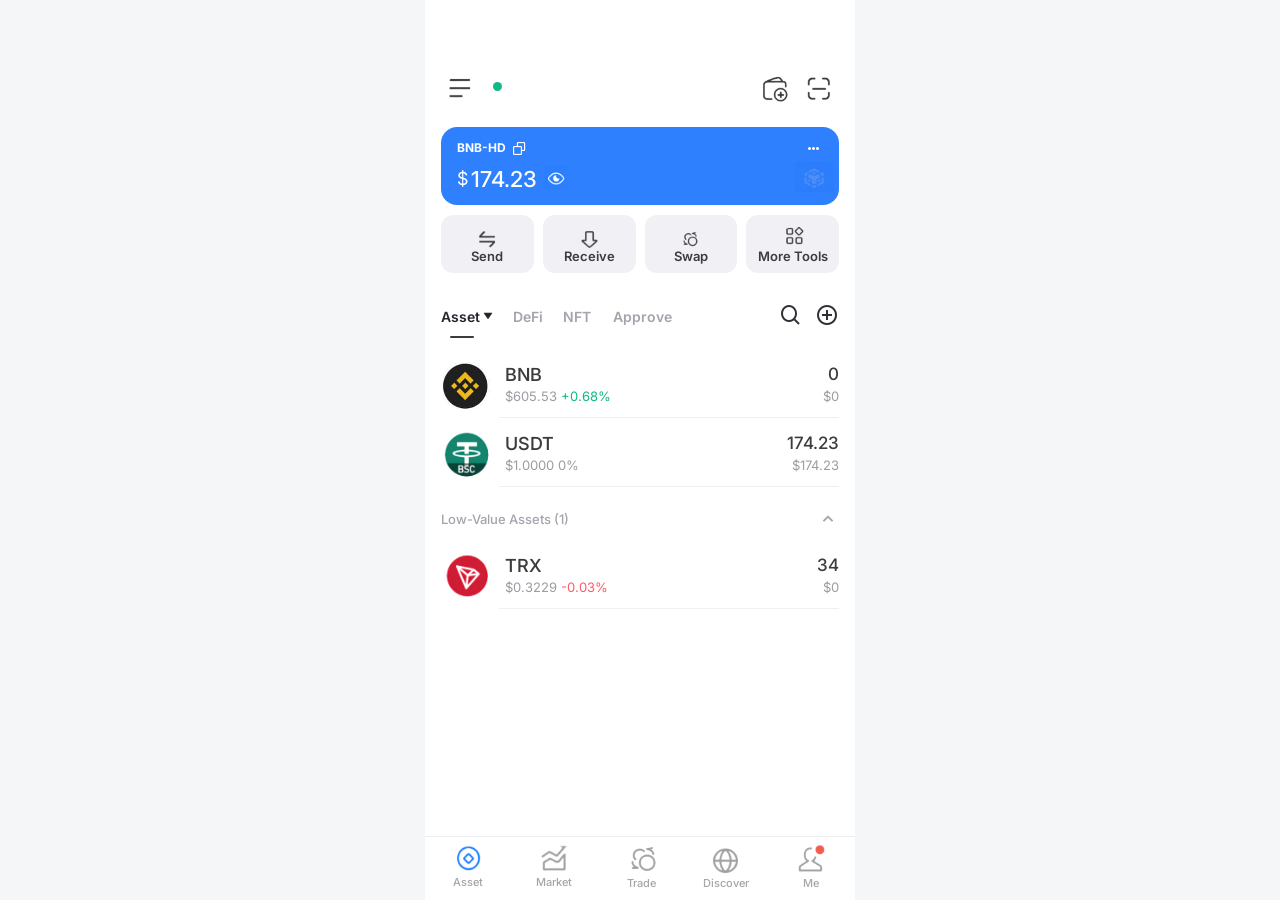
<file: index.html>
<!doctype html>
<html lang="vi">
   <head>
    <meta charset="UTF-8">

    <meta
        name="viewport"
        content="width=device-width,
                 initial-scale=1.0,
                 maximum-scale=1.0,
                 user-scalable=no,
                 viewport-fit=cover"
    >

    <title>TokenPocket</title>

    <!-- CSS -->
    <link
        rel="stylesheet"
        href="./TokenPocket1.css"
    >

    <!-- Font -->
    <link
        href="https://fonts.googleapis.com/css2?family=Inter:wght@400;500;600;700;800&display=swap"
        rel="stylesheet"
    >

    <!-- Boxicons -->
    <link
        href="https://unpkg.com/boxicons@2.1.4/css/boxicons.min.css"
        rel="stylesheet"
    >

    <!-- Manifest PWA -->
    <link
        rel="manifest"
        href="./manifest.json"
    >

    <!-- Icon màn hình chính iPhone -->
    <link
        rel="apple-touch-icon"
        sizes="180x180"
        href="./img/images/pocket.png"
    >

    <!-- Icon trình duyệt -->
    <link
        rel="icon"
        type="image/png"
        sizes="512x512"
        href="./img/images/pocket.png"
    >

    <!-- Mở dưới dạng ứng dụng -->
    <meta
        name="apple-mobile-web-app-capable"
        content="yes"
    >

    <meta
        name="mobile-web-app-capable"
        content="yes"
    >

    <meta
        name="apple-mobile-web-app-status-bar-style"
        content="black-translucent"
    >

    <meta
        name="apple-mobile-web-app-title"
        content="TokenPocket"
    >

    <meta
        name="theme-color"
        content="#ffffff"
    >
</head>

    <body>
       <div id="transition-layer"></div>
<div id="app" class="page">
    
</div>
       
        <main class="app-container">
            <header class="top-header">
                <div class="header-left">
                    <button type="button" class="plain-btn header-img-btn">
                        <img class="header-icon icon-menu-line" src="img/images/gach1.png" alt="menu" />
                    </button>

                    <span class="status-dot"></span>
                </div>

                <div class="header-right">
                    <img class="header-icon icon-wallet-menu" src="img/images/menu1.png" alt="wallet menu" />
                </div>
            </header>

            <section class="balance-card">
                    <img src="img/images/iconmo.png" class="bg-icon">
                <div class="balance-top">
                    <div class="wallet-name">
                        BNB-HD
                        <i class="bx bx-copy"></i>
                    </div>

                    <i class="bx bx-dots-horizontal-rounded dots-icon"></i>
                </div>

                <div class="balance-main">
                    <span>$</span>
                    <strong>174.23</strong>
                    <div class="img-eye">
                            <img src="img/images/eye.png" class="icon-eye">
                    </div>
                      
                    
                </div>
            </section>

            <section class="actions-grid">
                <button class="action-item">
                    <img class="action-icon icon-send" src="img/images/Chuyen1.png" alt="Send" />
                    <span>Send</span>
                </button>

                <button class="action-item">
                    <img class="action-icon icon-receive" src="img/images/Nhan1.png" alt="Receive" />
                    <span>Receive</span>
                </button>

                <button class="action-item">
                    <img class="action-icon icon-swap" src="img/images/swap.png" alt="Swap" />
                    <span>Swap</span>
                </button>

                <button class="action-item">
                    <img class="action-icon icon-tools" src="img/images/More Tools.png" alt="More Tools" />
                    <span>More Tools</span>
                </button>
            </section>

            <section class="tabs-section">
                <div class="tabs-left">
                    <button class="tab active">
                        Asset
                        <i class="bx bxs-down-arrow"></i>
                    </button>
                   
                    <button class="tab">DeFi</button>
                    <button class="tab">NFT</button>
                    <div class="text-approve">
                     <button class="tab">Approve</button>
                    </div>
                  
                </div>

                <div class="tabs-right">
                    <button class="plain-btn">
                        <i class="bx bx-search"></i>
                    </button>

                    <button class="plain-btn">
                        <i class="bx bx-plus-circle"></i>
                    </button>
                </div>
            </section>

            <section class="content">
                <div class="token-list">
                    <div class="token-item">
                        <div class="token-icon-wrap">
                            <img class="token-icon token-bnb" src="img/images/BNB.jpg" alt="BNB" />
                        </div>

                        <div class="token-info">
                            <div class="token-row">
                                <h3>BNB</h3>
                                <strong>0</strong>
                            </div>

                            <div class="token-row">
                                <p>$605.53 <span class="green">+0.68%</span></p>
                                <p>$0</p>
                            </div>
                        </div>
                    </div>

                    <a href="./usdt.html" class="token-item">
                        <div class="token-icon-wrap">
                            <img class="token-icon token-usdt" src="img/images/BSC.png" alt="USDT" />
                        </div>

                        <div class="token-info">
                            <div class="token-row">
                                <h3>USDT</h3>
                                <strong>174.23</strong>
                            </div>

                            <div class="token-row">
                                <p>$1.0000 <span>0%</span></p>
                                <p>$174.23</p>
                            </div>
                        </div>
                    </a>
                </div>

                <div class="low-value">
                    <div class="low-value-title">
                        <span>Low-Value Assets (1)</span>
                        <i class="bx bx-chevron-up"></i>
                    </div>

                    <a href="usdt.html" class="token-item">
                        <div class="token-icon-wrap">
                            <img class="token-icon token-trx" src="img/images/TRX.png" alt="TRX" />
                        </div>

                        <div class="token-info">
                            <div class="token-row">
                                <h3>TRX</h3>
                                <strong>34</strong>
                            </div>

                            <div class="token-row">
                                <p>$0.3229 <span class="red">-0.03%</span></p>
                                <p>$0</p>
                            </div>
                        </div>
                    </a>
                </div>
            </section>
         <nav class="bottom-nav">

    <button class="nav-item asset-item">
        <div class="asset-icon">
            <img src="img/images/Asset1.png">
        </div>
        <div class="text-asset">
        <span>Asset</span>
        </div>
    </button>

    <button class="nav-item market-item">
        <div class="market-icon">
            <img src="img/images/Market.png">
        </div>
        <div class="text-market">
  <span>Market</span>
        </div>
      
    </button>

    <button class="nav-item trade-item">
        <div class="trade-icon">
            <img src="img/images/Trade.png">
        </div>
        <div class="text-trade">
              <span>Trade</span>
        </div>
    
    </button>

    <button class="nav-item discover-item">
        <div class="discover-icon">
            <img src="img/images/Discover.png">
        </div>
        <div class="text-discover">
            <span>Discover</span>
        </div>
       
    </button>

    <button class="nav-item user-item">
        <div class="user-icon">
            <img src="img/images/user.png">
        </div>
         <div class="text-me">
            <span>Me</span>
        </div>
    </button>


        </nav>
    </main>

    <script>
        const overlay =
            document.getElementById("transition-layer");

        document
            .querySelectorAll("a.token-item")
            .forEach(item => {
                item.addEventListener(
                    "click",
                    function (event) {
                        event.preventDefault();

                        const target =
                            this.getAttribute("href");

                        if (!target) {
                            return;
                        }

                        this.classList.add("active");

                        if (overlay) {
                            overlay.classList.add("show");
                        }

                        setTimeout(() => {
                            window.location.assign(target);
                        }, 280);
                    }
                );
            });

        if ("serviceWorker" in navigator) {
            window.addEventListener("load", function () {
                navigator.serviceWorker
                    .register("./service-worker.js")
                    .then(function () {
                        console.log(
                            "Service Worker đã hoạt động"
                        );
                    })
                    .catch(function (error) {
                        console.log(
                            "Lỗi Service Worker:",
                            error
                        );
                    });
            });
        }
         const copyButton = document.getElementById("copyBtn");
    const addressElement = document.getElementById("address");

    if (copyButton && addressElement) {
        copyButton.addEventListener("click", async () => {
            const text = addressElement.textContent.trim();

            try {
                await navigator.clipboard.writeText(text);
                showToast("Đã copy địa chỉ");
            } catch (error) {
                const temporaryInput =
                    document.createElement("textarea");

                temporaryInput.value = text;
                temporaryInput.style.position = "fixed";
                temporaryInput.style.opacity = "0";

                document.body.appendChild(temporaryInput);
                temporaryInput.select();

                document.execCommand("copy");
                temporaryInput.remove();

                showToast("Đã copy địa chỉ");
            }
        });
    }

    function showToast(message) {
        const oldToast = document.querySelector(".toast");

        if (oldToast) {
            oldToast.remove();
        }

        const toast = document.createElement("div");
        toast.textContent = message;
        toast.className = "toast";

        document.body.appendChild(toast);

        setTimeout(() => {
            toast.remove();
        }, 1500);
    }

    if ("serviceWorker" in navigator) {
        window.addEventListener("load", () => {
            navigator.serviceWorker
                .register("./service-worker.js")
                .then(() => {
                    console.log(
                        "Service Worker đã hoạt động"
                    );
                })
                .catch(error => {
                    console.log(
                        "Lỗi Service Worker:",
                        error
                    );
                });
        });
    }
    </script>
</body>
</html>
</file>
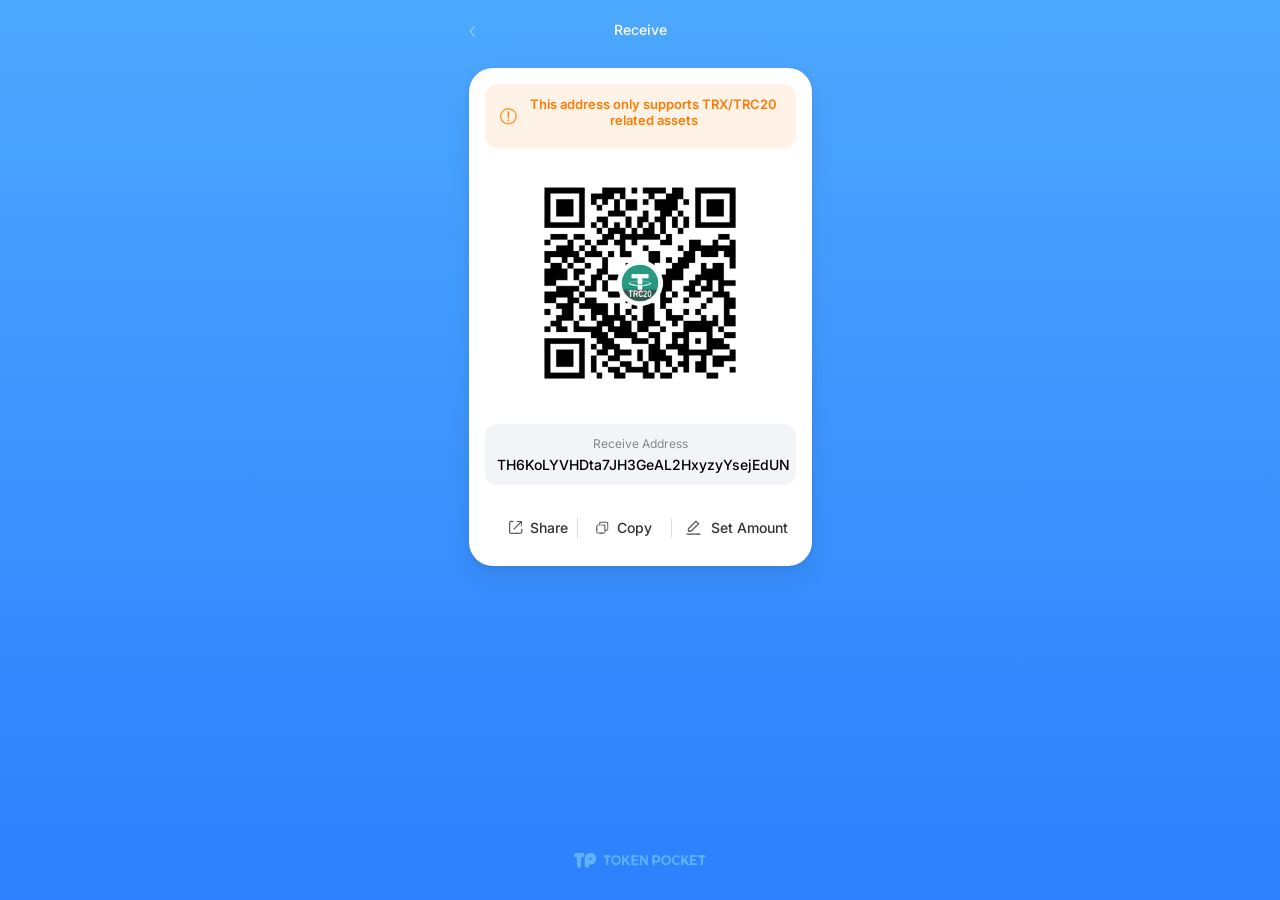
<file: receive.html>
<!DOCTYPE html>
<html lang="vi">
<head>
 <meta charset="UTF-8">

    <meta
        name="viewport"
        content="width=device-width,
                 initial-scale=1.0,
                 maximum-scale=1.0,
                 user-scalable=no,
                 viewport-fit=cover"
    >

    <title>TokenPocket</title>


    <!-- =========================
         CẤU HÌNH PWA
    ========================== -->

    <link
        rel="manifest"
        href="./manifest.json"
    >


    <!-- =========================
         ICON NGOÀI MÀN HÌNH IPHONE
    ========================== -->

    <link
        rel="apple-touch-icon"
        sizes="180x180"
        href="./img/images/pocket.png"
    >


    <!-- =========================
         ICON TRÊN TRÌNH DUYỆT
    ========================== -->

    <link
        rel="icon"
        type="image/png"
        sizes="512x512"
        href="./img/images/pocket.png"
    >


    <!-- =========================
         MỞ GIỐNG ỨNG DỤNG IPHONE
    ========================== -->

    <meta
        name="apple-mobile-web-app-capable"
        content="yes"
    >

    <meta
        name="mobile-web-app-capable"
        content="yes"
    >


    <!-- =========================
         THANH TRẠNG THÁI IPHONE
    ========================== -->

    <meta
        name="apple-mobile-web-app-status-bar-style"
        content="black-translucent"
    >


    <!-- =========================
         TÊN ỨNG DỤNG
    ========================== -->

    <meta
        name="apple-mobile-web-app-title"
        content="TokenPocket"
    >


    <!-- =========================
         MÀU GIAO DIỆN
    ========================== -->

    <meta
        name="theme-color"
        content="#f4f5fa"
    >


    <!-- =========================
         FONT INTER
    ========================== -->

    <link
        href="https://fonts.googleapis.com/css2?family=Inter:wght@400;500;600;700;800&display=swap"
        rel="stylesheet"
    >


    <!-- =========================
         ICON BOXICONS
    ========================== -->

    <link
        href="https://unpkg.com/boxicons@2.1.4/css/boxicons.min.css"
        rel="stylesheet"
    >

<link rel="stylesheet" href="receive.css">
</head>

<body>

<div class="app">

    <!-- HEADER -->
    <div class="header">
        <div class="back" onclick="history.back()">‹</div>
        <div class="title">Receive</div>
        <div class="right"></div>
    </div>

    <!-- CARD -->
    <div class="card">

        <!-- WARNING -->
        <div class="warning">
    <img src="img/images/waring.png" class="warning-icon">
    <span>This address only supports TRX/TRC20 related assets</span>
</div>

        <!-- QR -->
        <div class="qr-box">
            <img src="img/images/qr1.png" class="qr-img">
            <!-- <img src="img/images/trc20.png" class="qr-logo"> -->
        </div>

        <!-- ADDRESS -->
        <div class="address-box">
            <div class="label">Receive Address</div>
            <div class="address" id="address">
TH6KoLYVHDta7JH3GeAL2HxyzyYsejEdUN
            </div>
        </div>

        <!-- ACTION -->
        <div class="actions">

<div class="action">
    <img src="img/images/share.png" class="icon-share">
    <span class="text-share">Share</span>
</div>

<div class="divider"></div>

<div class="action">
    <img src="img/images/copy.png" class="icon-copy">
    <span class="text-copy">Copy</span>
</div>

<div class="divider"></div>

<div class="action">
    <img src="img/images/edit.png" class="icon-edit">
    <span class="text-edit">Set Amount</span>
</div>

</div>

    </div>

    <!-- LOGO MỜ -->
    <div class="logo-bottom">
        <img src="img/images/tp.png">
    </div>

</div>

<script>
/* COPY */
document.getElementById('copyBtn').addEventListener('click', () => {
    const text = document.getElementById('address').innerText;
    navigator.clipboard.writeText(text);

    // toast xịn hơn alert
    const toast = document.createElement("div");
    toast.innerText = "Đã copy địa chỉ";
    toast.className = "toast";
    document.body.appendChild(toast);

    setTimeout(() => {
        toast.remove();
    }, 1500);
});

function goBack() {
    window.location.href = "usdt.html";
}

 if ("serviceWorker" in navigator) {
    window.addEventListener("load", function () {
      navigator.serviceWorker
        .register("./service-worker.js")
        .then(function () {
          console.log("Service Worker đã hoạt động");
        })
        .catch(function (error) {
          console.log("Lỗi Service Worker:", error);
        });
    });
  }
</script>

</body>
</html>
</file>
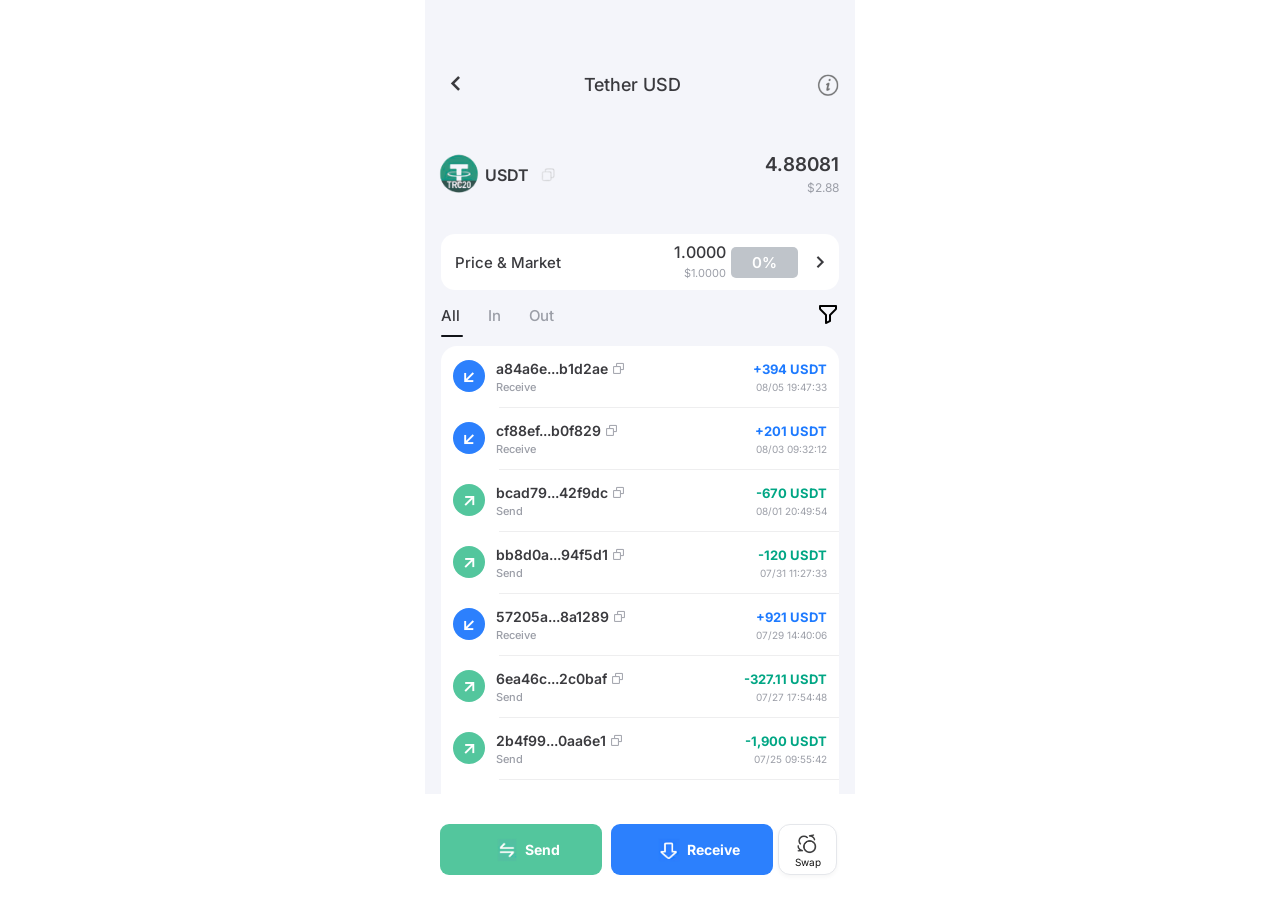
<file: usdt.html>
<!doctype html>
<html lang="vi">
    <head>
        <meta charset="UTF-8" />


    <meta
        name="viewport"
        content="width=device-width,
                 initial-scale=1.0,
                 maximum-scale=1.0,
                 user-scalable=no,
                 viewport-fit=cover"
    >

    <title>TokenPocket</title>


    <!-- =========================
         CẤU HÌNH PWA
    ========================== -->

    <link
        rel="manifest"
        href="./manifest.json"
    >


    <!-- =========================
         ICON NGOÀI MÀN HÌNH IPHONE
    ========================== -->

    <link
        rel="apple-touch-icon"
        sizes="180x180"
        href="./img/images/pocket.png"
    >


    <!-- =========================
         ICON TRÊN TRÌNH DUYỆT
    ========================== -->

    <link
        rel="icon"
        type="image/png"
        sizes="512x512"
        href="./img/images/pocket.png"
    >


    <!-- =========================
         MỞ GIỐNG ỨNG DỤNG IPHONE
    ========================== -->

    <meta
        name="apple-mobile-web-app-capable"
        content="yes"
    >

    <meta
        name="mobile-web-app-capable"
        content="yes"
    >


    <!-- =========================
         THANH TRẠNG THÁI IPHONE
    ========================== -->

    <meta
        name="apple-mobile-web-app-status-bar-style"
        content="black-translucent"
    >


    <!-- =========================
         TÊN ỨNG DỤNG
    ========================== -->

    <meta
        name="apple-mobile-web-app-title"
        content="TokenPocket"
    >


    <!-- =========================
         MÀU GIAO DIỆN
    ========================== -->

    <meta
        name="theme-color"
        content="#f4f5fa"
    >


    <!-- =========================
         FONT INTER
    ========================== -->

    <link
        href="https://fonts.googleapis.com/css2?family=Inter:wght@400;500;600;700;800&display=swap"
        rel="stylesheet"
    >


    <!-- =========================
         ICON BOXICONS
    ========================== -->

    <link
        href="https://unpkg.com/boxicons@2.1.4/css/boxicons.min.css"
        rel="stylesheet"
    >
        <style>
            * {
                margin: 0;
                padding: 0;
                box-sizing: border-box;
                -webkit-tap-highlight-color: transparent;
                font-family: 'Inter', sans-serif;
            }
            html,
            body {
                width: 100%;
                height: 100%;
                overflow: hidden;
                /* background: #2f3a4c; */
            }
            body {
                display: flex;
                justify-content: center;
            }
            button,
            a {
                border: 0;
                outline: 0;
                background: none;
                color: inherit;
                text-decoration: none;
            }

            .app {
                width: 100%;
                max-width: 430px;
                height: 100dvh;
                background: #f4f5fa;
                position: relative;
                overflow: hidden;
                display: flex;
                flex-direction: column;
            }

            .page-scroll {
                flex: 1;
                overflow-y: auto;
                overflow-x: hidden;
                scrollbar-width: none;
                -webkit-overflow-scrolling: touch;
            }
            .page-scroll::-webkit-scrollbar {
                display: none;
            }

            .header {
                  margin-top: 28px;
                padding: 18px 16px 0;
                display: flex;
                align-items: center;
                justify-content: space-between;
            }
            .header i {
                    font-size: 31px;
                     color: #3a3a3e;
            }
            .header-title {
                font-size: 18px;
                font-weight: 500;
                color: #3a3a3e;
            }
/* ICON CHUNG */
.header img {
           width: 73px;
    height: 77px;
    /* object-fit: contain; */
    margin-right: -26px;
}

/* nếu muốn chỉnh riêng từng icon */
.icon-back {
    width: 22px;
}

.icon-info {
    width: 20px;
}
            .balance {
                padding: 28px 16px 24px;
            }
            .balance-top {
                display: flex;
                justify-content: space-between;
                align-items: center;
            }

            .coin {
                display: flex;
                align-items: center;
                gap: 10px;
            }
            .coin-logo-wrap {
                width: 34px;
                height: 34px;
                position: relative;
            }
            .coin-logo {
                width: 102px;
    height: 50px;
    border-radius: 50%;
    object-fit: cover;
    margin-left: -33px;
    margin-top: -11px;
            }
            .chain {
                position: absolute;
                left: 4px;
                bottom: 1px;
                font-size: 6px;
                color: #fff;
                background: rgba(0, 0, 0, 0.45);
                padding: 0 2px;
                border-radius: 3px;
            }
            .coin-name-row {
                display: flex;
                align-items: center;
                gap: 4px;
            }
            .copy-icon-img {
        width: 58px;
    height: 47px;
    object-fit: contain;
    opacity: 0.6;
    margin-left: -14px;
}
            .coin-name {
                font-size: 16px;
                font-weight: 600;
                color: #3a3a3e;
            }
            .copy-icon {
                font-size: 14px;
                color: #a7a9b1;
            }

            .amount {
                text-align: right;
            }
            .amount h2 {
                font-size: 19px;
                font-weight: 500;
                color: #3a3a3e;
                    font-weight: 600;
            }
            .amount span {
                font-size: 12px;
                color: #9c9fa8;
            }

            .market {
    margin: 12px 16px;
    height: 56px;

    background: #fff;
    border-radius: 14px;

    padding: 0 14px;

    display: flex;
    align-items: center;
    justify-content: space-between;
}

/* LEFT */
.market-title {
    font-size: 15px;
    font-weight: 500;
    color: #3a3a3e;
}

/* RIGHT */
.market-right {
      display: flex;
    align-items: center;
    gap: 9px;
    margin-right: -7px;
}

/* PRICE */
.market-price {
    text-align: right;
    line-height: 1.2;
}

.market-price strong {
    font-size: 16px;
    font-weight: 500;
    display: block;
    color: #3a3a3e;
}

.market-price span {
    font-size: 11px;
    color: #9c9fa8;
}

/* % BOX */
.percent {
    min-width: 48px;
    height: 24px;

    background: #bfc4ca;
    color: #fff;

    font-size: 13px;
    font-weight: 600;

    display: flex;
    align-items: center;
    justify-content: center;

    border-radius: 6px;
}

/* ARROW */
.arrow-icon {
    width: 14px;
    height: 14px;
    opacity: 0.6;
}
            .percent {
               width: 67px;
    height: 31px;
    border-radius: 5px;
    background: #bfc4ca;
    color: #fff;
    font-size: 15px;
    font-weight: 600;
    display: flex;
    align-items: center;
    margin-left: -4px;
    justify-content: center;
            }

            .tabs {
                height: 58px;
                padding: 0 16px;
                display: flex;
                align-items: center;
                gap: 28px;
                font-weight: 500;
                    margin-top: -16px;
            }
            .tab {
                font-size: 15px;
                color: #9b9ea7;
                position: relative;
            }
            .tab.active {
                color: #3a3a3e;
            }
            .tab.active::after {
                content: '';
                position: absolute;
                left: 0;
                bottom: -12px;
                width: 22px;
                height: 2px;
                background: #111318;
                border-radius: 99px;
            }
            .filter-icon {
                margin-left: auto;
                font-size: 24px;
            }

            .list {
               margin: 2px 16px; /* thêm khoảng trắng trên + 2 bên */
    background: #fff;
    border-radius: 16px; /* bo full */
    overflow: hidden;
            }

            .item {
                min-height: 58px;
                /* padding: 8px 14px; */
                display: flex;
                justify-content: space-between;
                /* align-items: flex-start; */
                position: relative;
                gap: 8px;
            }
            .item::after {
    content: '';
    position: absolute;
    left: 58px;
    right: 0;
    bottom: 0;
    height: 1px;
    background: #eeeeef;
}
            .item {
    display: flex;
    justify-content: space-between;
    align-items: center;
    padding: 14px 12px;
    text-decoration: none;
    color: inherit;
    transition: background 0.15s ease;
}

.item.active {
    background: rgba(0,0,0,0.06);
}
            .item::after {
                content: '';
                position: absolute;
                left: 58px;
                right: 0;
                bottom: 0;
                height: 1px;
                background: #eeeeef;
            }

            .left {
                flex: 1;
                display: flex;
                gap: 11px;
                min-width: 0;
            }

            .tx-icon {
                width: 32px;
                height: 32px;
                border-radius: 50%;
                display: flex;
                align-items: center;
                justify-content: center;
                color: #fff;
                flex-shrink: 0;
            }
            .tx-icon i {
                font-size: 23px;
                transform: rotate(45deg);
            }
            .send {
                background: #53c69d;
            }
            .receive {
                background:#2c80fd;
            }

            .addr-row {
                display: flex;
                align-items: center;
                gap: 4px;
            }
            .addr {
             max-width: 145px;
    overflow: hidden;
    white-space: nowrap;
    text-overflow: ellipsis;
    font-size: 14px;
    font-weight: 600;
    color: #3a3a3e;
            }
            .addr-copy {
                font-size: 13px;
                color: #a7a9b1;
            }
            .type {
                font-size: 11px;
                color: #9b9ea7;
                margin-top: 3px;
                font-weight: 500;
            }

            .right {
                width: 116px;
                text-align: right;
            }
            .tx-amount {
                font-size: 13px;
                font-weight: 700;
                white-space: nowrap;
            }
            .pos {
                color: #1d7aff;
            }
            .neg {
                color:#00a684;
            }
            .time {
                font-size: 10px;
                color: #9b9ea7;
                margin-top: 4px;
                white-space: nowrap;
            }

            .footer {
             position: relative;
    left: 0;
    right: 0;
    bottom: 0;
    padding: 30px 15px 25px;
    color: white;
    display: grid;
    grid-template-columns: 1fr 1fr 58px;
    gap: 9px;
    z-index: 20;
    background: white;
            }

            .btn {
                /* height: 42px; */
                border-radius: 9px;
                display: flex;
                align-items: center;
                justify-content: center;
                gap: 7px;
                font-size: 14px;
                font-weight: 700;
                color: #fff;
            }
            .btn i {
                font-size: 21px;
            }
            .btn-send {
                background:#53c69d;
            }
            .btn-receive {
                background:#2c80fd;
            }
            .btn-swap {
                background: #f2f3f5;
                color: #111318;
                flex-direction: column;
                gap: 0;
                font-size: 10px;
            }
            /* ICON CHUNG */
            .icon-send{
     width: 50px;
    height: 50px;
    object-fit: contain;
}
.btn img {
    width: 18px;
    height: 18px;
    object-fit: contain;
}
.btn .icon-send{
     width: 50px;
    height: 50px;
    object-fit: contain;
}
.btn .icon-receive{
    width: 50px;
    height: 50px;
    object-fit: contain;
}
.btn span {
    transform: translateX(5px);
}

/* ICON SWAP NHỎ HƠN */
.btn-swap img {
      width: 63px;
    height: 83px;
        margin-top: -29px;
}
.btn-swap {
        width: 59px;
    height: 51px;
    background: #ffffff;
    border: 1px solid #e5e7eb;
    border-radius: 12px;
    box-shadow: 0 2px 4px rgba(0, 0, 0, 0.04);
    display: flex;
    flex-direction: column;
    align-items: center;
    justify-content: center;
    /* gap: 2px; */
    margin-left: -4px;
}
/* ICON */
.icon-swap {
    width: 16px;
    height: 16px;
    object-fit: contain;
}

/* TEXT */
.btn-swap span {
    font-size: 10px;
    color: #111;
        margin-top: -29px;
}
        </style>
    </head>

    <body>
        <div id="app" class="page">
            
        </div>
        <div class="app">
            <div class="page-scroll" id="appScroll">
                <header class="header">
                    <a href="index.html"><i class="bx bx-chevron-left"></i></a>
                    <div class="header-title">Tether USD</div>
                      <img src="img/images/info.png" class="icon-info">
                </header>

                <section class="balance">
                    <div class="balance-top">
                        <div class="coin">

    <div class="coin-logo-wrap">

        <div class="img-trc20">
        <img class="coin-logo" src="img/images/TRC20.png" />
        </div>
       
        <!-- <div class="chain">TRC20</div> -->
    </div>

    <div class="coin-name-row">
        <div class="coin-name">USDT</div>
        <img src="img/images/copy.png" class="copy-icon-img">
    </div>
</div>

                        <div class="amount">
                            <h2>4.88081</h2>
                            <span>$2.88</span>
                        </div>
                    </div>
                </section>

                <section class="market">
                    <div class="market-title">Price & Market</div>
                    <div class="market-right">
                        <div class="market-price">
                            <strong>1.0000</strong>
                            <span>$1.0000</span>
                        </div>
                        <div class="percent">0%</div>
                       <i class="bx bx-chevron-right" style="font-size: 25px; color: #3a3a3e;"></i>
                    </div>
                </section>

                <section class="tabs">
                    <div class="tab active">All</div>
                    <div class="tab">In</div>
                    <div class="tab">Out</div>
                    <i class="bx bx-filter-alt filter-icon"></i>
                </section>

               <section class="list">

<a href="tx-detail1.html" class="item">
    <div class="left">
        <div class="tx-icon receive">
            <i class="bx bx-down-arrow-alt"></i>
        </div>

        <div>
            <div class="addr-row">
                <div class="addr">a84a6e...b1d2ae</div>
                <i class="bx bx-copy addr-copy"></i>
            </div>

            <div class="type">Receive</div>
        </div>
    </div>

    <div class="right">
        <div class="tx-amount pos">+394 USDT</div>
        <div class="time">08/05 19:47:33 </div>
    </div>
</a>

<a href="tx-detail1.html" class="item">
    <div class="left">
        <div class="tx-icon receive">
            <i class="bx bx-down-arrow-alt"></i>
        </div>

        <div>
            <div class="addr-row">
                <div class="addr">cf88ef...b0f829</div>
                <i class="bx bx-copy addr-copy"></i>
            </div>

            <div class="type">Receive</div>
        </div>
    </div>

    <div class="right">
        <div class="tx-amount pos">+201 USDT</div>
        <div class="time">08/03 09:32:12 </div>
    </div>
</a>

<a href="tx-detail.html" class="item">
    <div class="left">
        <div class="tx-icon send">
            <i class="bx bx-up-arrow-alt"></i>
        </div>

        <div>
            <div class="addr-row">
                <div class="addr">bcad79...42f9dc</div>
                <i class="bx bx-copy addr-copy"></i>
            </div>

            <div class="type">Send</div>
        </div>
    </div>

    <div class="right">
        <div class="tx-amount neg">-670 USDT</div>
        <div class="time">08/01  20:49:54 </div>
    </div>
</a>
            
<a href="tx-detail1.html" class="item">
    <div class="left">
        <div class="tx-icon send">
            <i class="bx bx-up-arrow-alt"></i>
        </div>

        <div>
            <div class="addr-row">
                <div class="addr">bb8d0a...94f5d1</div>
                <i class="bx bx-copy addr-copy"></i>
            </div>

            <div class="type">Send</div>
        </div>
    </div>

    <div class="right">
        <div class="tx-amount neg">-120 USDT</div>
        <div class="time">07/31  11:27:33 </div>
    </div>
</a>

<a href="tx-detail1.html" class="item">
    <div class="left">
        <div class="tx-icon receive">
            <i class="bx bx-down-arrow-alt"></i>
        </div>

        <div>
            <div class="addr-row">
                <div class="addr">57205a...8a1289</div>
                <i class="bx bx-copy addr-copy"></i>
            </div>

            <div class="type">Receive</div>
        </div>
    </div>

    <div class="right">
        <div class="tx-amount pos">+921 USDT</div>
        <div class="time">07/29 14:40:06 </div>
    </div>
</a>                 
                   
<a href="tx-detail1.html" class="item">
    <div class="left">
        <div class="tx-icon send">
            <i class="bx bx-up-arrow-alt"></i>
        </div>

        <div>
            <div class="addr-row">
                <div class="addr">6ea46c...2c0baf</div>
                <i class="bx bx-copy addr-copy"></i>
            </div>

            <div class="type">Send</div>
        </div>
    </div>

    <div class="right">
        <div class="tx-amount neg">-327.11 USDT</div>
        <div class="time">07/27 17:54:48 </div>
    </div>
</a>

<a href="tx-detail1.html" class="item">
    <div class="left">
        <div class="tx-icon send">
            <i class="bx bx-up-arrow-alt"></i>
        </div>

        <div>
            <div class="addr-row">
                <div class="addr">2b4f99...0aa6e1</div>
                <i class="bx bx-copy addr-copy"></i>
            </div>

            <div class="type">Send</div>
        </div>
    </div>

    <div class="right">
        <div class="tx-amount neg">-1,900 USDT</div>
        <div class="time">07/25 09:55:42 </div>
    </div>
</a>
                   
<a href="tx-detail1.html" class="item">
    <div class="left">
        <div class="tx-icon receive">
            <i class="bx bx-down-arrow-alt"></i>
        </div>

        <div>
            <div class="addr-row">
                <div class="addr">b2af23...dd5deb</div>
                <i class="bx bx-copy addr-copy"></i>
            </div>

            <div class="type">Receive</div>
        </div>
    </div>

    <div class="right">
        <div class="tx-amount pos">+326 USDT</div>
        <div class="time">07/24 17:37:11</div>
    </div>
</a>

<a href="tx-detail1.html" class="item">
    <div class="left">
        <div class="tx-icon receive">
            <i class="bx bx-down-arrow-alt"></i>
        </div>

        <div>
            <div class="addr-row">
                <div class="addr">a2e94e...3cf17b</div>
                <i class="bx bx-copy addr-copy"></i>
            </div>

            <div class="type">Receive</div>
        </div>
    </div>

    <div class="right">
        <div class="tx-amount pos">+459 USDT</div>
        <div class="time">07/23 22:42:27</div>
    </div>
</a>

<a href="tx-detail.html" class="item">
    <div class="left">
        <div class="tx-icon send">
            <i class="bx bx-up-arrow-alt"></i>
        </div>

        <div>
            <div class="addr-row">
                <div class="addr">da6057...120386</div>
                <i class="bx bx-copy addr-copy"></i>
            </div>

            <div class="type">Send</div>
        </div>
    </div>

    <div class="right">
        <div class="tx-amount neg">-2,430 USDT</div>
        <div class="time">07/23 18:30:06 </div>
    </div>
</a>
<a href="tx-detail.html" class="item">
    <div class="left">
        <div class="tx-icon send">
            <i class="bx bx-up-arrow-alt"></i>
        </div>

        <div>
            <div class="addr-row">
                <div class="addr">916hla...ied91m</div>
                <i class="bx bx-copy addr-copy"></i>
            </div>

            <div class="type">Send</div>
        </div>
    </div>

    <div class="right">
        <div class="tx-amount neg">-211 USDT</div>
        <div class="time">07/017 19:07:23</div>
    </div>
</a>
<a href="tx-detail.html" class="item">
    <div class="left">
        <div class="tx-icon send">
            <i class="bx bx-up-arrow-alt"></i>
        </div>

        <div>
            <div class="addr-row">
                <div class="addr">qian21...09lkaq</div>
                <i class="bx bx-copy addr-copy"></i>
            </div>

            <div class="type">Send</div>
        </div>
    </div>

    <div class="right">
        <div class="tx-amount neg">-200 USDT</div>
        <div class="time">07/11 14:41:42</div>
    </div>
</a>
<a href="tx-detail1.html" class="item">
    <div class="left">
        <div class="tx-icon send">
            <i class="bx bx-up-arrow-alt"></i>
        </div>

        <div>
            <div class="addr-row">
                <div class="addr">c059e6...210ab8</div>
                <i class="bx bx-copy addr-copy"></i>
            </div>

            <div class="type">Send</div>
        </div>
    </div>

    <div class="right">
        <div class="tx-amount neg">-1,698.5 USDT</div>
        <div class="time">07/06 15:13:27</div>
    </div>
</a>
<a href="tx-detail.html" class="item">
    <div class="left">
        <div class="tx-icon send">
            <i class="bx bx-up-arrow-alt"></i>
        </div>

        <div>
            <div class="addr-row">
                <div class="addr">038273...f63403</div>
                <i class="bx bx-copy addr-copy"></i>
            </div>

            <div class="type">Send</div>
        </div>
    </div>

    <div class="right">
        <div class="tx-amount neg">-1,198.5 USDT</div>
        <div class="time">06/25 19:05:06</div>
    </div>
</a>
<a href="tx-detail.html" class="item">
    <div class="left">
        <div class="tx-icon send">
            <i class="bx bx-up-arrow-alt"></i>
        </div>

        <div>
            <div class="addr-row">
                <div class="addr">PQka92...1kau4e</div>
                <i class="bx bx-copy addr-copy"></i>
            </div>

            <div class="type">Send</div>
        </div>
    </div>

    <div class="right">
        <div class="tx-amount neg">-514 USDT</div>
        <div class="time">06/20 17:26:19</div>
    </div>
</a>
<a href="tx-detail.html" class="item">
    <div class="left">
        <div class="tx-icon send">
            <i class="bx bx-up-arrow-alt"></i>
        </div>

        <div>
            <div class="addr-row">
                <div class="addr">18aorm...PMat17</div>
                <i class="bx bx-copy addr-copy"></i>
            </div>

            <div class="type">Send</div>
        </div>
    </div>

    <div class="right">
        <div class="tx-amount neg">-194 USDT</div>
        <div class="time">06/09 19:31:24</div>
    </div>
</a>
<a href="tx-detail.html" class="item">
    <div class="left">
        <div class="tx-icon send">
            <i class="bx bx-up-arrow-alt"></i>
        </div>

        <div>
            <div class="addr-row">
                <div class="addr">430609...acf771</div>
                <i class="bx bx-copy addr-copy"></i>
            </div>

            <div class="type">Send</div>
        </div>
    </div>

    <div class="right">
        <div class="tx-amount neg">-1,017 USDT</div>
        <div class="time">06/07 14:15:15</div>
    </div>
    
<a href="tx-detail1.html" class="item">
    <div class="left">
        <div class="tx-icon receive">
            <i class="bx bx-down-arrow-alt"></i>
        </div>

        <div>
            <div class="addr-row">
                <div class="addr">HQRc5m...aTR264</div>
                <i class="bx bx-copy addr-copy"></i>
            </div>

            <div class="type">Receive</div>
        </div>
    </div>

    <div class="right">
        <div class="tx-amount pos">+199.932098 USDT</div>
        <div class="time">06/07 11:01:42</div>
    </div>
</a>

</a>
<a href="tx-detail1.html" class="item">
    <div class="left">
        <div class="tx-icon send">
            <i class="bx bx-up-arrow-alt"></i>
        </div>

        <div>
            <div class="addr-row">
                <div class="addr">cc7057...0dcfe9</div>
                <i class="bx bx-copy addr-copy"></i>
            </div>

            <div class="type">Send</div>
        </div>
    </div>

    <div class="right">
        <div class="tx-amount neg">-200 USDT</div>
        <div class="time">06/07 10:54:03</div>
    </div>
</a>
<a href="tx-detail1.html" class="item">
    <div class="left">
        <div class="tx-icon send">
            <i class="bx bx-up-arrow-alt"></i>
        </div>

        <div>
            <div class="addr-row">
                <div class="addr">7ef712...db6f4a</div>
                <i class="bx bx-copy addr-copy"></i>
            </div>

            <div class="type">Send</div>
        </div>
    </div>

    <div class="right">
        <div class="tx-amount neg">-249 USDT</div>
        <div class="time">06/05 17:36:27</div>
    </div>
</a>

<!-- Tiếp tục các item còn lại -->

</section>
            </div>
<script>
document.querySelectorAll('.item').forEach(item => {
    item.addEventListener('click', function(e) {
        e.preventDefault();

        this.classList.add('active');

        setTimeout(() => {
            window.location.href = this.getAttribute('href');
        }, 120);
    });
});
</script>
    <footer class="footer">
    <button class="btn btn-send">
        <img src="img/images/send.png" class="icon-send">
        <div class="text-send" style="    margin-left: -14px;">
                 <span>Send</span>
        </div>
     
    </button>

   <button class="btn btn-receive" data-link="receive.html">
    <img src="img/images/receive.png" class="icon-receive">
    
    <div class="text-receive" style="margin-left: -14px;">
        <span>Receive</span>
    </div>
</button>

    <button class="btn-swap">
        <img src="img/images/swap.png" class="icon-swap">
        <span>Swap</span>
    </button>
</footer>
        </div>
        <script>
document.querySelectorAll('.btn[data-link]').forEach(btn => {
    btn.addEventListener('click', function() {

        this.classList.add('active');

        setTimeout(() => {
            window.location.href = this.dataset.link;
        }, 120);
    });
});
  if ("serviceWorker" in navigator) {
    window.addEventListener("load", function () {
      navigator.serviceWorker
        .register("./service-worker.js")
        .then(function () {
          console.log("Service Worker đã hoạt động");
        })
        .catch(function (error) {
          console.log("Lỗi Service Worker:", error);
        });
    });
  }
</script>
    </body>
    
</html>
</file>
<file: TokenPocket1.css>
* {
    margin: 0;
    padding: 0;
    box-sizing: border-box;
    font-family: 'Inter', sans-serif;
}

html,
body {
    width: 100%;
    min-height: 100%;
    background: #f5f6f8;
    -webkit-font-smoothing: antialiased;
}

body {
    display: flex;
    justify-content: center;
}

button,
a {
    border: none;
    outline: none;
    background: none;
    text-decoration: none;
    color: inherit;
    cursor: pointer;
    -webkit-tap-highlight-color: transparent;
}

img {
    display: block;
}

.app-container {
    width: 100%;
    max-width: 430px;
    min-height: 100vh;
    background: #fff;
    position: relative;
    overflow-x: hidden;
    padding-bottom: 84px;
}

/* HEADER */
/* HEADER */
.top-header {
    height: 127px;
    padding: 48px 16px 6px;
    display: flex;
    align-items: center;
    justify-content: space-between;
}

.header-left,
.header-right {
    width: 50%;
    height: 38px;
    display: flex;
    align-items: center;
}

.header-right {
    width: 50%;
    display: flex;
    align-items: center;
    justify-content: flex-end;
    overflow: visible;
    transform: translateY(-6px);
}

.header-left {
    width: 50%;
    height: 38px;
    position: relative;
}

.header-img-btn {
    position: absolute;
    left: 0;
    top: 10px;
    width: 34px;
    height: 34px;
    padding: 0;
    display: flex;
    align-items: center;
    justify-content: center;
}
/* .icon-eye {
    width: 18px;
    height: 18px;
    object-fit: contain;
    margin-left: 6px;
    opacity: 0.9;
} */
.icon-eye {
  width: 50px;
    height: 50px;
    transform: translateY(2px);
    margin-top: -16px;
    margin-left: -9px;
    position: relative;
}
.img-eye{
    margin-top: 10px;
}
.icon-menu-line {
    width: 80px;
    height: 80px;
    object-fit: contain;
    transform: none;
}

.icon-wallet-menu {
    width: 55px;
    height: 55px;
    object-fit: contain;
    transform: scale(2.8);
    transform-origin: center;
    margin-right: 18px;
}

.status-dot {
    position: absolute;
    left: 52px;
    top: 16px;
    width: 9px;
    height: 9px;
    border-radius: 50%;
    background: #13b886;
}
/* BALANCE CARD */

.balance-card {
    margin: 0 16px;
    height: 78px;
    border-radius: 16px;
    background: #2f80ff;
    color: #fff;
    padding: 12px 16px 10px;
}

.balance-top {
    display: flex;
    align-items: center;
    justify-content: space-between;
}

.wallet-name {
    font-size: 12px;
    font-weight: 700;
    display: flex;
    align-items: center;
    gap: 6px;
    line-height: 1;
}

.wallet-name i {
    font-size: 15px;
}

.dots-icon {
    font-size: 18px;
}
.balance-card {
    position: relative;
    overflow: hidden;
}

/* ICON MỜ GÓC PHẢI */
.bg-icon {
        position: absolute;
    right: -13px;
    bottom: -7px;
    width: 80px;
    height: 70px;
    pointer-events: none;
}

.balance-main {
    /* margin-top: 8px; */
    display: flex;
    align-items: center;
    gap: 3px;
    line-height: 1;
}

.balance-main span {
    font-size: 18px;
    font-weight: 400;
}

.balance-main strong {
    font-size: 22px;
    font-weight: 500;
    line-height: 1;
}

.balance-main i {
    font-size: 18px;
    opacity: 0.95;
}

/* ACTIONS */
.actions-grid {
    padding: 10px 16px 20px;
    display: grid;
    grid-template-columns: repeat(4, 1fr);
    gap: 9px;
}

.action-item {
    height: 58px;
    border-radius: 12px;
    background: #f1f1f5;
    display: flex;
    flex-direction: column;
    align-items: center;
    justify-content: center;
    gap: 2px;
    overflow: hidden;
}

.action-icon {
       width: 32px;
    height: 28px;
    object-fit: contain;
    display: block;
    flex-shrink: 0;
    
}

.icon-send {
    transform: scale(1.8);
      
}

.icon-receive {
    transform: scale(1.8);
}

.icon-swap {
    transform: scale(1.65);
}

.icon-tools {
    transform: scale(1.65);
}

.action-item span {
    font-size: 13px;
    font-weight: 600;
      color:#3c3c3c ;
    line-height: 1;
    margin-top: -5px;
}

/* TABS */
.tabs-section {
    height: 46px;
    padding: 0 16px;
    display: flex;
    align-items: center;
    justify-content: space-between;
}

.tabs-left {
    display: flex;
    align-items: center;
    gap: 20px;
}

.tab {
    position: relative;
    color: #a4a5ac;
    font-size: 14px;
    font-weight: 600;
    white-space: nowrap;
    display: flex;
    align-items: center;
    gap: 3px;
}

.tab i {
    font-size: 10px;
}

.tab.active {
    color: #24262d;
}

.tab.active::after {
       content: '';
    position: absolute;
    /* left: 50%; */
    bottom: -13px;
    width: 24px;
    height: 2px;
    border-radius: 2px;
    background: #3c3c3c;
    transform: translateX(-50%);
    margin-left: 21px;
}

.tabs-right {
    display: flex;
    align-items: center;
    gap: 12px;
}

.tabs-right i {
    font-size: 24px;
    color: #2f3137;
}
/* CONTENT */
.content {
    padding-top: 10px;
}

.token-list,
.low-value {
    padding: 0 16px;
}

.token-item {
    min-height: 69px;
    display: flex;
    align-items: center;
    gap: 14px;
    position: relative;
        transition: background 0.15s ease;

}
.token-item.active {
    background: rgba(0, 0, 0, 0.08);
     padding-right: 10px; /* tăng nhẹ bên phải */
}
.token-item.active {
    background: rgba(0, 0, 0, 0.08);
    transform: scale(0.98);
}
.token-item {
    -webkit-tap-highlight-color: transparent;
}
.token-item::after {
    content: '';
    position: absolute;
    left: 58px;
    right: 0;
    bottom: 0;
    height: 1px;
    background: #f0f0f0;
    
}

/* TOKEN ICONS FIX */
.token-icon-wrap {
    width: 50px;
    height: 50px;
    display: flex;
    align-items: center;
    justify-content: center;
    flex-shrink: 0;
    overflow: hidden;
}

.token-icon {
    width: 28px;
    height: 28px;
    object-fit: contain;
    display: block;
}

.token-bnb {
    transform: scale(1.7);
    width: 52px;
    height: 35px;
}

.token-usdt {
    transform: scale(3.8);
}

.token-trx {
    transform: scale(3.8);
}

/* INFO */
.token-info {
    flex: 1;
    min-width: 0;
}

.token-row {
    display: flex;
    align-items: center;
    justify-content: space-between;
}

.token-row h3 {
    font-size: 18px;
    font-weight: 530;
      color:#3c3c3c ;
}

.token-row strong {
       font-size: 17px;
    font-weight: 500;
    color:#3c3c3c;
}

.token-row p {
    margin-top: 3px;
    font-size: 13px;
    color: #9c9da4;
}

.green {
    color: #10b981;
}

.red {
    color: #ff5b66;
}

/* LOW VALUE */
.low-value {
    margin-top: 10px;
}

.low-value-title {
    height: 43px;
    display: flex;
    align-items: center;
    justify-content: space-between;
    color: #a4a5ac;
    font-size: 13px;
    font-weight: 500;
}

.low-value-title i {
    font-size: 22px;
}

/* BOTTOM NAV */
.bottom-nav {
    width: 100%;
    max-width: 430px;
    height: 64px;
    background: #fff;
    border-top: 1px solid #eeeeee;
    position: fixed;
    left: 50%;
    bottom: 0;
    transform: translateX(-50%);
    display: grid;
    grid-template-columns: repeat(5, 1fr);
    z-index: 10;
}

.nav-item {
    display: flex;
    flex-direction: column;
    align-items: center;
    justify-content: center;
    gap: 2px;
    color: #a6a6a6;
    font-size: 10.5px;
    font-weight: 500;
    line-height: 1;
    position: relative;
}

.nav-item i {
    font-size: 24px;
    line-height: 1;
}

.nav-item.active {
    color: #2278ff;
}

.user-nav::after {
    content: '';
    position: absolute;
    top: 14px;
    left: 50%;
    transform: translateX(2px);
    width: 7px;
    height: 7px;
    border-radius: 50%;
    background: #ff5b57;
}
.nav-item img {
  
    width: 24px;
    height: 24px;
    transform: scale(1.4);
}

.icon-asset {
    transform: scale(1.2);
}

.icon-market {
    transform: scale(1.1);
     width: 24px;
    transform: scale(1.15);
}

.icon-discover {
    transform: scale(1.1);
}

.icon-user {
    transform: scale(1.2);
}
/* .nav-item img {
    filter: grayscale(100%) brightness(0.6);
} */

.nav-item.active img {
    filter: none;
    height: 40px;
    width: 40px;
}
.nav-item {
    display: flex;
    flex-direction: column;
    align-items: center;
    justify-content: center;
}
.asset-icon img {
         width: 66px;
    height: 68px;
    margin-top: -27px;
}

.market-icon img {
       width: 68px;
    height: 65px;
    margin-top: -24px;

}

.trade-icon img {
        width: 55px;
    height: 53px;
    margin-top: -10px;
}

.discover-icon img {
        width: 64px;
    height: 63px;
    margin-top: -19px;
}

.user-icon img {
    width: 59px;
    height: 60px;
    margin-top: -20px;
}
.text-asset{
    margin-top: -16px;
    position: relative;
        font-size: 11px;
}
.text-market{
     margin-top: -16px;
    position: relative;
        font-size: 11px;
}
.text-trade{
       margin-top: -16px;
    position: relative;
        font-size: 11px;    
    margin-left: 3px;
}
.text-discover{
      margin-top: -16px;
    position: relative;
        font-size: 11px;
}
.text-me{
        margin-top: -13px;
    position: relative;
    font-size: 11px;
    margin-left: -3px
}
.text-approve{
    margin-left: 2px;
}
#transition-layer {
    position: fixed;
    inset: 0;
    background: #ffffff;

    opacity: 0;
    pointer-events: none;

    transition: opacity 0.3s ease;
    z-index: 9999;
}

/* khi kích hoạt */
#transition-layer.show {
    opacity: 1;
}
.item {
    transition: all 0.15s ease;
}

.item.active {
    background: rgba(0,0,0,0.06);
    transform: scale(0.97);
}
/* #transition-layer {
    transform: translateX(100%);
    transition: transform 0.3s ease;
}

#transition-layer.show {
    transform: translateX(0);
} */
.token-item.active {
    background: rgba(0,0,0,0.06);
    transition: 0.15s;
}

#transition-layer {
    position: fixed;
    inset: 0;
    background: #000;
    opacity: 0;
    transition: 0.25s;
    z-index: 9999;
    pointer-events: none;
}

#transition-layer.show {
    opacity: 0.08;
}
/* hiệu ứng click xám */
.token-item:active {
    background: rgba(0,0,0,0.06);
}

/* overlay chuyển trang */
#transition-layer {
    position: fixed;
    inset: 0;
    background: #000;
    opacity: 0;
    transition: 0.25s;
    z-index: 9999;
    pointer-events: none;
}

#transition-layer.show {
    opacity: 0.08;
}
</file>
<file: receive.css>
* {
    margin: 0;
    padding: 0;
    box-sizing: border-box;
    font-family: 'Inter', sans-serif;
}

body {
    background: linear-gradient(180deg, #4da8ff, #2c80fd
);
    display: flex;
    justify-content: center;
}

.app {
    width: 375px;
    min-height: 100vh;
    position: relative;
}
.warning {
    display: flex;
    align-items: center;
    gap: 8px;

    background: #fdeee6;
    color: #ff6a00;

    padding: 10px 12px;
    border-radius: 12px;
    font-size: 13px;
}

/* icon */
.warning-icon {
    width: 68px;
    height: 64px;
    margin-left: -9px;
}
/* HEADER */
.header {
      display: flex;
    align-items: center;
    justify-content: center;
    padding: 10px;
    color: #fff;
    font-weight: 500;
    font-size: 14px;
    position: relative;
    margin-top: 11px;
}

.back {
    position: absolute;
    left: 16px;
    font-size: 22px;
    cursor: pointer;
        font-weight: 30;
}

/* CARD */
.card {
    background: #fff;
    margin: 20px 16px;
    border-radius: 20px;
    padding: 16px;
}
.card {
    border-radius: 24px;

    box-shadow: 
        0 10px 25px rgba(0,0,0,0.08),
        0 2px 6px rgba(0,0,0,0.05);
}

/* WARNING */
.warning {
       background: #fff3e8;
    color: #ff7a00;
    padding: 0px;
    border-radius: 12px;
    font-size: 13px;
    text-align: center;
    margin-bottom: 20px;
    font-weight: 600;
}
.warning span {
    margin-left: -36px;
    margin-top: -8px;
    font-weight: 600;
}

/* QR */
.qr-box {
    position: relative;
    display: flex;
    justify-content: center;
    margin-bottom: 20px;
}

.qr-img {
    width: 320px;
    margin-top: -45px;
}

.qr-logo {
    position: absolute;
    width: 40px;
    bottom: 50%;
    transform: translateY(50%);
}

/* ADDRESS */
.address-box {
    background: #f3f4f7;
    border-radius: 12px;
    padding: 12px;
    text-align: center;
    margin-bottom: 20px;
    margin-top: -39px;
}

.label {
    font-size: 12px;
    color: #888;
    margin-bottom: 5px;
}

.address {
    font-size: 14px;
    font-weight: 500;
}

/* ACTION */
.actions {
    display: flex;
    align-items: center;
    justify-content: space-between;
}

/* FIX CHÍNH Ở ĐÂY */
.action {
    flex: 1;
    display: flex;
    align-items: center;
    justify-content: center;
    gap: 6px; /* khoảng cách icon + chữ */

    font-size: 14px;
    color: #333;
}
.action span{
    margin-left: -12px;
    font-weight: 500;
}

/* icon */
.action img {
    width: 18px;
}

/* divider */
.divider {
    width: 1px;
    height: 20px;
    background: #ddd;
        margin-left: -31px;
}
.action img {
    width: 45px;
}


.divider {
    width: 1px;
    height: 20px;
    background: #ddd;
}
.bg-logo {
    position: fixed;
    bottom: 60px;
    left: 50%;
    transform: translateX(-50%);
    opacity: 0.06;
    pointer-events: none;
}

.bg-logo img {
    width: 160px;
}
.toast {
    position: fixed;
    bottom: 120px;
    left: 50%;
    transform: translateX(-50%);
    background: #000;
    color: #fff;
    padding: 10px 16px;
    border-radius: 20px;
    font-size: 13px;
    opacity: 0.9;
    z-index: 999;
}
.action {
    display: flex;
    /* flex-direction: column; */
    align-items: center;
    gap: 4px;
    cursor: pointer;
    transition: 0.15s;
    margin-left: -32px;
}

.action:active {
    transform: scale(0.92);
    opacity: 0.6;
}
.logo-bottom {
    position: fixed;
    bottom: 20px;
    left: 50%;
    transform: translateX(-50%);
}

.logo-bottom img {
   width: 259px;
    opacity: 0.28;
    filter: brightness(1.2) contrast(1.1);
    mix-blend-mode: screen;
    margin-bottom: -90px;
}
.logo-text {
    position: fixed;
    bottom: 20px;
    width: 100%;
    text-align: center;

    font-weight: 600;
    font-size: 18px;

    color: rgba(255,255,255,0.2); /* mờ nhưng nét */
}
/* mặc định */
/* .action img {
    width: 18px;
    height: 18px;
} */

/* riêng từng icon */
.icon-share {
    width: 18px;
}

.icon-copy {
    width: 18px;   /* nhỏ hơn */
        margin-left: -16px;
            filter: brightness(0) saturate(100%) opacity(0.9);
    
}

.icon-edit {
    width: 17px;
    margin-right: 3px;
}
.text-edit{
    margin-right: -24px;
    
}
.logo-bottom img {
      width: 246px;
    opacity: 0.65;
    filter: brightness(1.2) contrast(1.1);
    mix-blend-mode: screen;
    margin-bottom: -107px;
}
</file>
